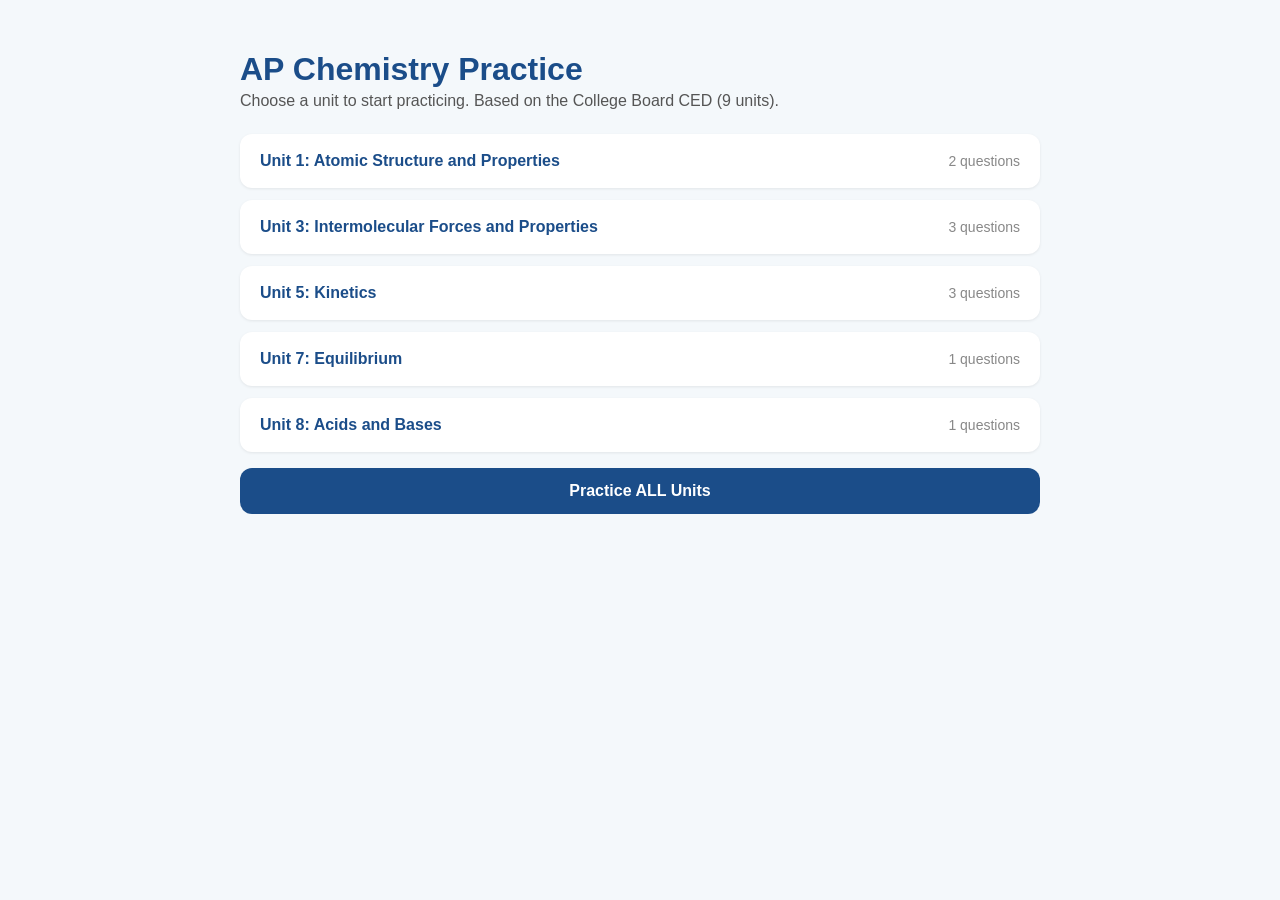
<file: index.html>
<!DOCTYPE html>
<html lang="en">
<head>
  <meta charset="UTF-8">
  <meta name="viewport" content="width=device-width, initial-scale=1.0">
  <title>AP Chemistry Practice</title>
  <link rel="stylesheet" href="style.css">
</head>
<body>
  <header>
    <h1>AP Chemistry Practice</h1>
    <p class="subtitle">Choose a unit to start practicing. Based on the College Board CED (9 units).</p>
  </header>

  <main>
    <div id="unit-list" class="unit-list">
      <!-- 단원 버튼이 여기에 자동으로 생성됩니다 -->
    </div>

    <a href="quiz.html?unit=all" class="all-button">Practice ALL Units</a>
  </main>

  <script src="questions.js"></script>
  <script>
    // 문제 데이터에서 단원 목록을 자동으로 뽑아냅니다
    const units = [...new Set(questions.map(q => q.unit))].sort();
    const list = document.getElementById("unit-list");

    units.forEach(unit => {
      const count = questions.filter(q => q.unit === unit).length;
      const link = document.createElement("a");
      link.href = "quiz.html?unit=" + encodeURIComponent(unit);
      link.className = "unit-card";
      link.innerHTML = `<span class="unit-name">${unit}</span><span class="unit-count">${count} questions</span>`;
      list.appendChild(link);
    });
  </script>
</body>
</html>
</file>
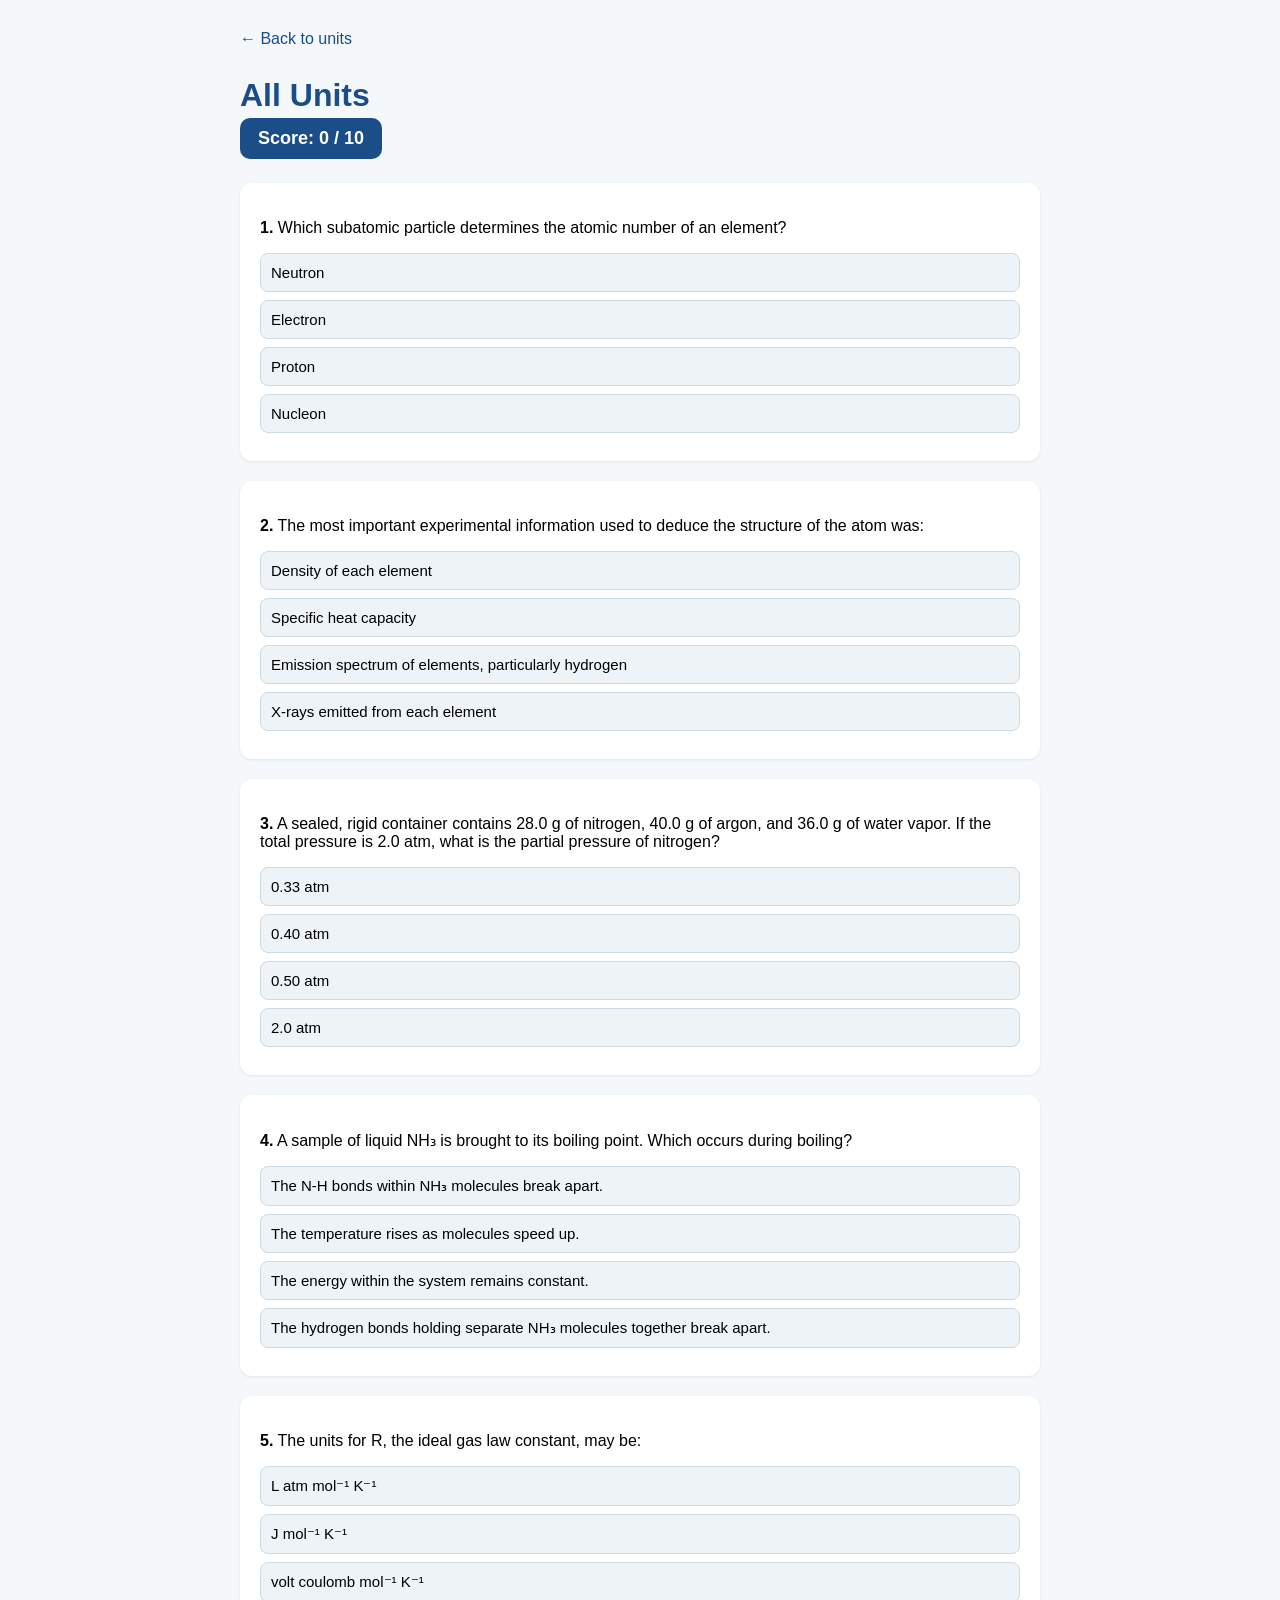
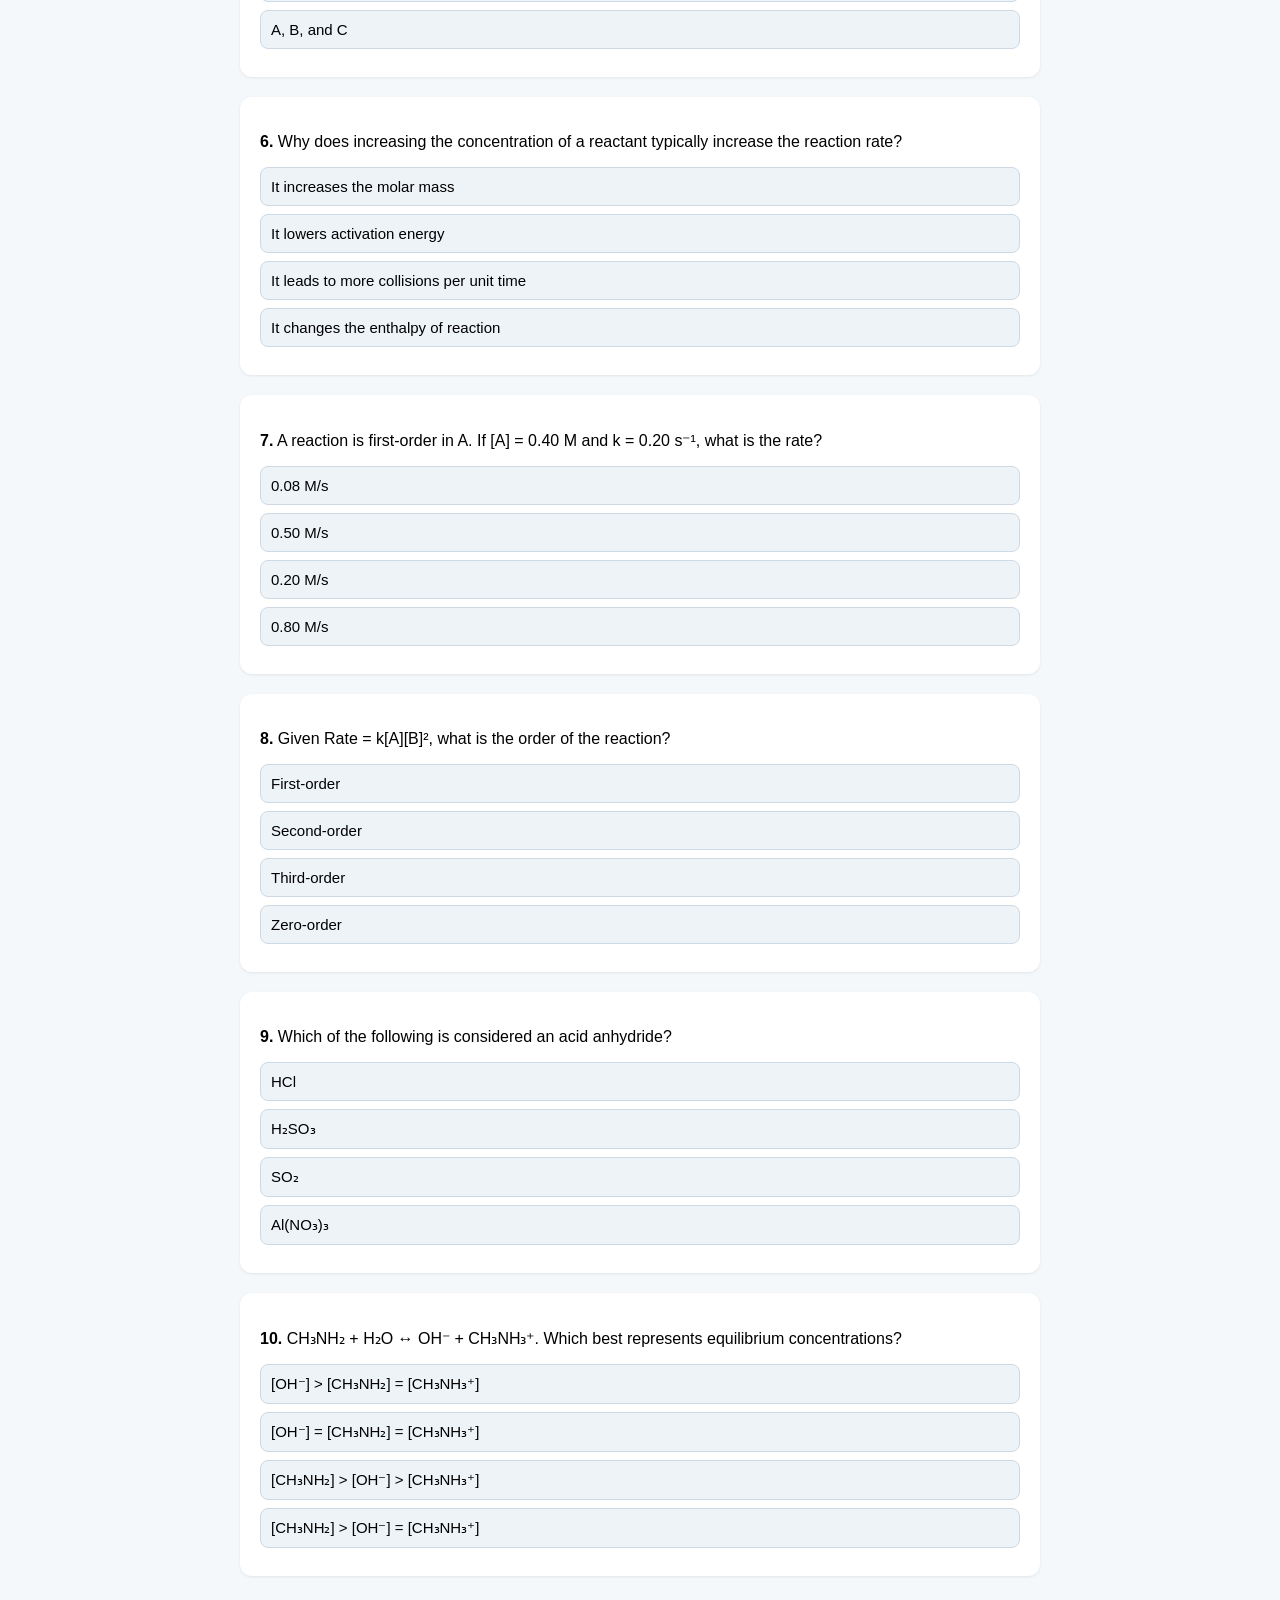
<file: quiz.html>
<!DOCTYPE html>
<html lang="en">
<head>
  <meta charset="UTF-8">
  <meta name="viewport" content="width=device-width, initial-scale=1.0">
  <title>AP Chemistry Quiz</title>
  <link rel="stylesheet" href="style.css">
</head>
<body>
  <header>
    <a href="index.html" class="back-link">← Back to units</a>
    <h1 id="quiz-title">Quiz</h1>
    <div id="scoreboard">Score: 0 / 0</div>
  </header>

  <main>
    <div id="quiz-container">
      <!-- 문제가 여기에 자동으로 생성됩니다 -->
    </div>
  </main>

  <script src="questions.js"></script>
  <script src="script.js"></script>
</body>
</html>
</file>
<file: style.css>
body {
  font-family: Arial, sans-serif;
  background-color: #f4f8fb;
  padding: 30px;
  max-width: 800px;
  margin: 0 auto;
}

header { margin-bottom: 24px; }

h1 { color: #1b4d89; margin-bottom: 4px; }

.subtitle { color: #555; margin-top: 0; }

.back-link {
  display: inline-block;
  color: #1b4d89;
  text-decoration: none;
  margin-bottom: 8px;
}
.back-link:hover { text-decoration: underline; }

/* 홈 화면 단원 카드 */
.unit-list { display: flex; flex-direction: column; gap: 12px; }

.unit-card {
  display: flex;
  justify-content: space-between;
  align-items: center;
  background: white;
  padding: 18px 20px;
  border-radius: 12px;
  text-decoration: none;
  color: #1b4d89;
  font-weight: bold;
  box-shadow: 0 1px 3px rgba(0,0,0,0.08);
  transition: transform 0.1s;
}
.unit-card:hover { transform: translateY(-2px); }

.unit-count { color: #888; font-weight: normal; font-size: 14px; }

.all-button {
  display: block;
  text-align: center;
  margin-top: 16px;
  background: #1b4d89;
  color: white;
  padding: 14px;
  border-radius: 12px;
  text-decoration: none;
  font-weight: bold;
}

/* 점수판 */
#scoreboard {
  background: #1b4d89;
  color: white;
  padding: 10px 18px;
  border-radius: 10px;
  font-size: 18px;
  font-weight: bold;
  display: inline-block;
}

/* 문제 카드 */
.question {
  background: white;
  padding: 20px;
  margin-bottom: 20px;
  border-radius: 12px;
  box-shadow: 0 1px 3px rgba(0,0,0,0.08);
}

button {
  display: block;
  margin: 8px 0;
  padding: 10px;
  width: 100%;
  cursor: pointer;
  background: #eef3f8;
  border: 1px solid #cdd9e5;
  border-radius: 8px;
  font-size: 15px;
  text-align: left;
}
button:hover:not(:disabled) { background: #dde8f3; }
button:disabled { cursor: default; }

button.right { background: lightgreen; border-color: green; }
button.wrong { background: lightcoral; border-color: darkred; }

.explanation {
  margin-top: 12px;
  padding: 12px;
  background: #fff8e1;
  border-left: 4px solid #f0c000;
  border-radius: 6px;
  font-size: 14px;
  color: #444;
}
</file>
